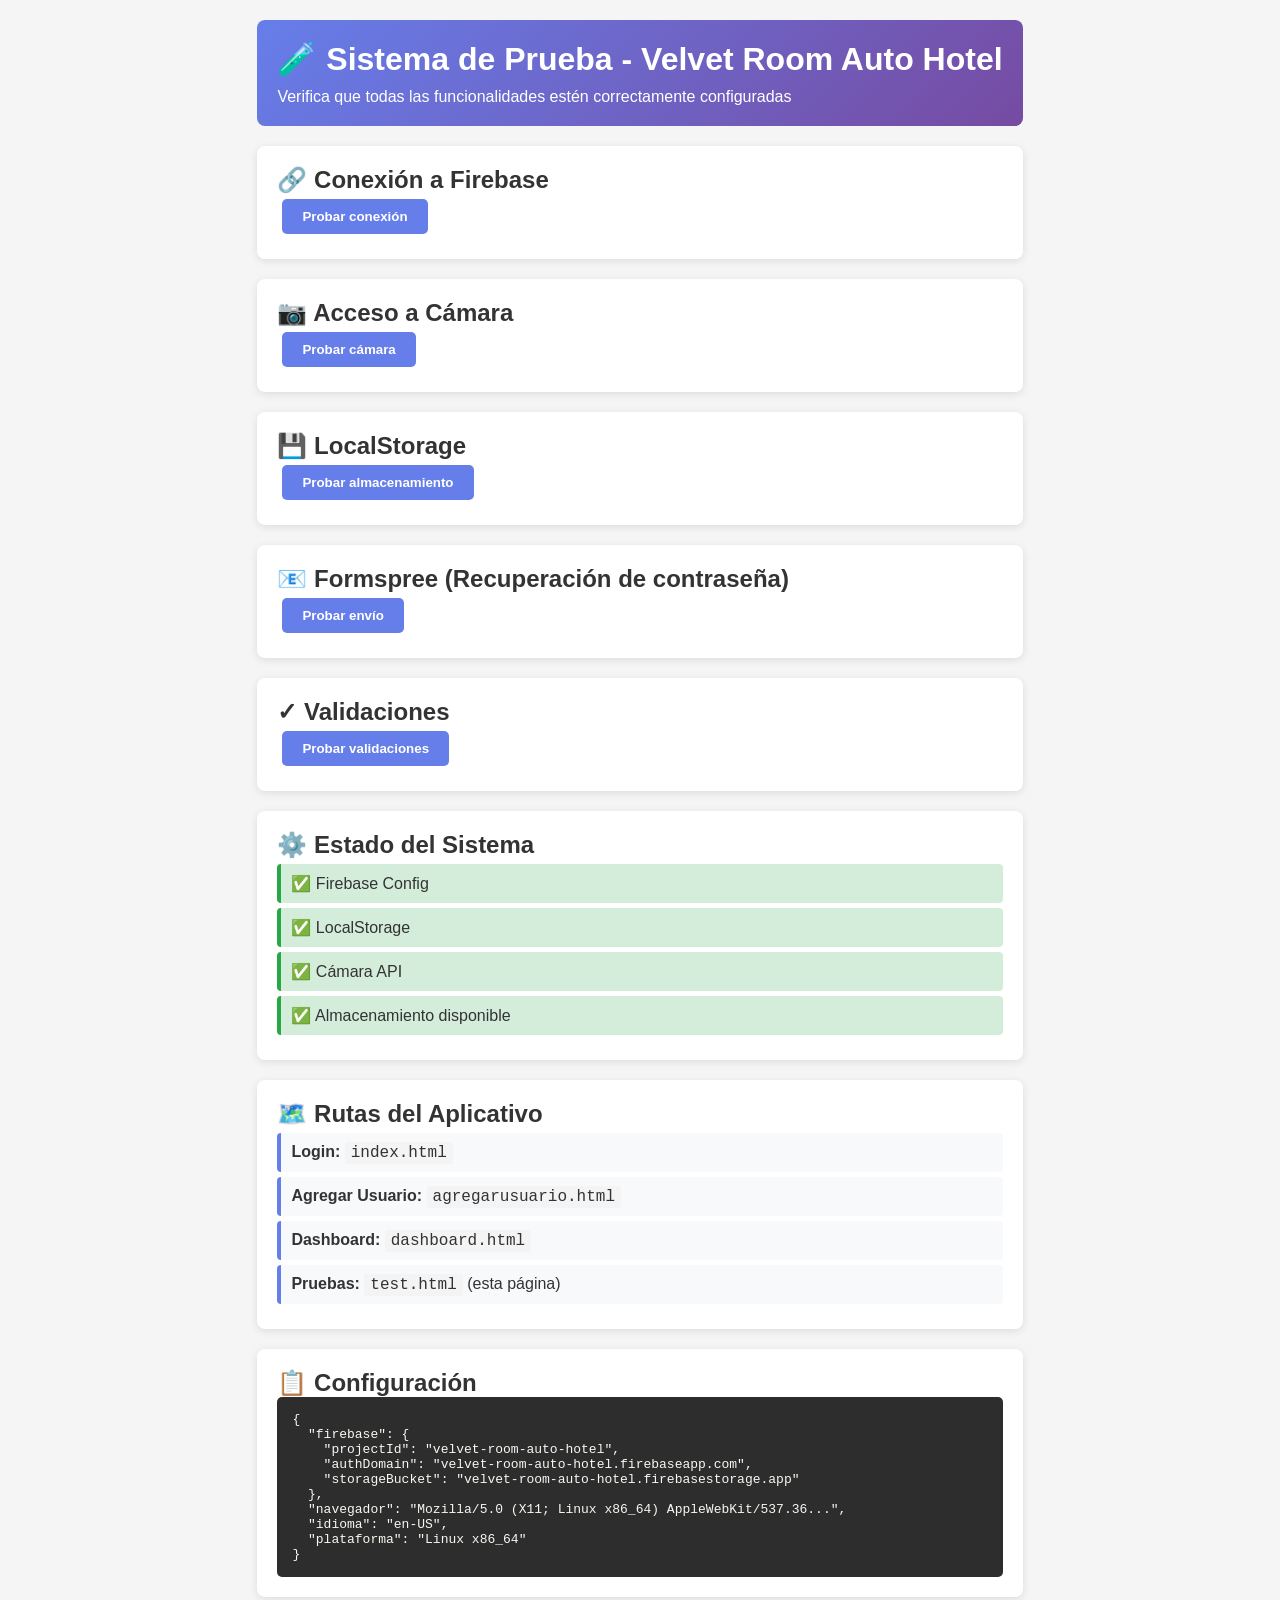
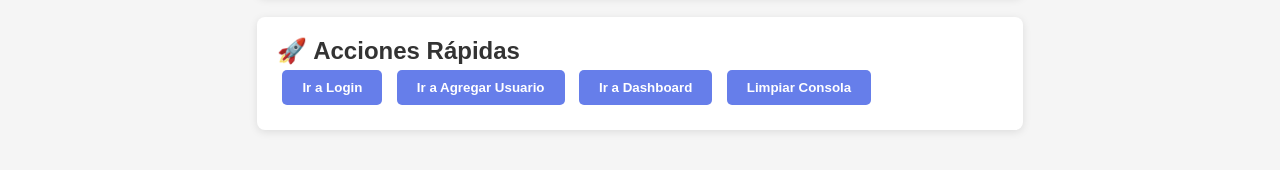
<file: test.html>
<!DOCTYPE html>
<html lang="es">
<head>
  <meta charset="UTF-8">
  <meta name="viewport" content="width=device-width, initial-scale=1.0">
  <title>Sistema de Prueba - Velvet Room Auto Hotel</title>
  <link rel="stylesheet" href="styles.css">
  <style>
    .test-container {
      padding: 20px;
      max-width: 1200px;
      margin: 0 auto;
    }

    .test-card {
      background: white;
      padding: 20px;
      margin: 20px 0;
      border-radius: 8px;
      box-shadow: 0 2px 8px rgba(0, 0, 0, 0.1);
    }

    .test-button {
      padding: 10px 20px;
      margin: 5px;
      background: #667eea;
      color: white;
      border: none;
      border-radius: 5px;
      cursor: pointer;
      font-weight: 600;
      transition: all 0.3s;
    }

    .test-button:hover {
      background: #764ba2;
      transform: translateY(-2px);
    }

    .test-result {
      margin-top: 10px;
      padding: 10px;
      border-radius: 5px;
      display: none;
    }

    .test-result.success {
      display: block;
      background: #d4edda;
      color: #155724;
      border: 1px solid #c3e6cb;
    }

    .test-result.error {
      display: block;
      background: #f8d7da;
      color: #721c24;
      border: 1px solid #f5c6cb;
    }

    .test-list {
      list-style: none;
      padding: 0;
    }

    .test-list li {
      padding: 10px;
      margin: 5px 0;
      background: #f8f9fa;
      border-left: 4px solid #667eea;
      border-radius: 4px;
    }

    .test-list li.pass {
      background: #d4edda;
      border-left-color: #28a745;
    }

    .test-list li.fail {
      background: #f8d7da;
      border-left-color: #dc3545;
    }

    code {
      background: #f4f4f4;
      padding: 2px 6px;
      border-radius: 3px;
      font-family: 'Courier New', monospace;
    }

    pre {
      background: #2d2d2d;
      color: #f8f8f2;
      padding: 15px;
      border-radius: 5px;
      overflow-x: auto;
    }

    .header-test {
      background: linear-gradient(135deg, #667eea 0%, #764ba2 100%);
      color: white;
      padding: 20px;
      border-radius: 8px;
      margin-bottom: 20px;
    }

    .header-test h1 {
      margin: 0 0 10px 0;
    }
  </style>
</head>
<body style="background: #f5f5f5;">
  <div class="test-container">
    <div class="header-test">
      <h1>🧪 Sistema de Prueba - Velvet Room Auto Hotel</h1>
      <p>Verifica que todas las funcionalidades estén correctamente configuradas</p>
    </div>

    <!-- Prueba de conexión a Firebase -->
    <div class="test-card">
      <h2>🔗 Conexión a Firebase</h2>
      <button class="test-button" onclick="probarFirebase()">Probar conexión</button>
      <div id="resultFirebase" class="test-result"></div>
    </div>

    <!-- Prueba de cámara -->
    <div class="test-card">
      <h2>📷 Acceso a Cámara</h2>
      <button class="test-button" onclick="probarCamara()">Probar cámara</button>
      <video id="videoPrueba" style="max-width: 300px; border-radius: 5px; margin-top: 10px; display: none;"></video>
      <button class="test-button" id="detenerCamara" onclick="detenerCamara()" style="display: none;">Detener</button>
      <div id="resultCamara" class="test-result"></div>
    </div>

    <!-- Prueba de almacenamiento local -->
    <div class="test-card">
      <h2>💾 LocalStorage</h2>
      <button class="test-button" onclick="probarLocalStorage()">Probar almacenamiento</button>
      <div id="resultStorage" class="test-result"></div>
    </div>

    <!-- Prueba de Formspree -->
    <div class="test-card">
      <h2>📧 Formspree (Recuperación de contraseña)</h2>
      <button class="test-button" onclick="probarFormspree()">Probar envío</button>
      <div id="resultFormspree" class="test-result"></div>
    </div>

    <!-- Prueba de validaciones -->
    <div class="test-card">
      <h2>✓ Validaciones</h2>
      <button class="test-button" onclick="probarValidaciones()">Probar validaciones</button>
      <div id="resultValidaciones" class="test-result"></div>
    </div>

    <!-- Estado del sistema -->
    <div class="test-card">
      <h2>⚙️ Estado del Sistema</h2>
      <ul class="test-list" id="estadoSistema"></ul>
    </div>

    <!-- Rutas disponibles -->
    <div class="test-card">
      <h2>🗺️ Rutas del Aplicativo</h2>
      <ul class="test-list">
        <li><strong>Login:</strong> <code>index.html</code></li>
        <li><strong>Agregar Usuario:</strong> <code>agregarusuario.html</code></li>
        <li><strong>Dashboard:</strong> <code>dashboard.html</code></li>
        <li><strong>Pruebas:</strong> <code>test.html</code> (esta página)</li>
      </ul>
    </div>

    <!-- Resumen de configuración -->
    <div class="test-card">
      <h2>📋 Configuración</h2>
      <pre id="configResumen"></pre>
    </div>

    <!-- Botones de acción rápida -->
    <div class="test-card">
      <h2>🚀 Acciones Rápidas</h2>
      <button class="test-button" onclick="irALogin()">Ir a Login</button>
      <button class="test-button" onclick="irAgregarUsuario()">Ir a Agregar Usuario</button>
      <button class="test-button" onclick="irADashboard()">Ir a Dashboard</button>
      <button class="test-button" onclick="limpiarConsola()">Limpiar Consola</button>
    </div>
  </div>

  <script type="module">
    import { firebaseConfig } from './config.js';
    import { validarEmail, validarTelefono, validarContraseña } from './utils.js';

    // Prueba de Firebase
    window.probarFirebase = function() {
      const resultado = document.getElementById('resultFirebase');
      try {
        const checks = {
          'API Key': !!firebaseConfig.apiKey,
          'Auth Domain': !!firebaseConfig.authDomain,
          'Project ID': !!firebaseConfig.projectId,
          'Storage Bucket': !!firebaseConfig.storageBucket,
          'Messaging Sender ID': !!firebaseConfig.messagingSenderId,
          'App ID': !!firebaseConfig.appId
        };

        let html = '<strong>Verificando configuración:</strong><ul class="test-list">';
        let todoOk = true;

        for (const [key, value] of Object.entries(checks)) {
          html += `<li class="${value ? 'pass' : 'fail'}">
            ${value ? '✅' : '❌'} ${key}: ${value ? 'Configurado' : 'FALTA'}
          </li>`;
          if (!value) todoOk = false;
        }

        html += '</ul>';
        resultado.innerHTML = html;
        resultado.className = `test-result ${todoOk ? 'success' : 'error'}`;

      } catch (error) {
        resultado.innerHTML = `❌ Error: ${error.message}`;
        resultado.className = 'test-result error';
      }
    };

    // Prueba de cámara
    window.probarCamara = async function() {
      const resultado = document.getElementById('resultCamara');
      try {
        const stream = await navigator.mediaDevices.getUserMedia({ video: true });
        const video = document.getElementById('videoPrueba');
        video.srcObject = stream;
        video.style.display = 'block';
        document.getElementById('detenerCamara').style.display = 'inline-block';

        resultado.innerHTML = '✅ Cámara funcionando correctamente';
        resultado.className = 'test-result success';

        window.cameraStream = stream;
      } catch (error) {
        resultado.innerHTML = `❌ Error: ${error.message}`;
        resultado.className = 'test-result error';
      }
    };

    window.detenerCamara = function() {
      if (window.cameraStream) {
        window.cameraStream.getTracks().forEach(track => track.stop());
        document.getElementById('videoPrueba').style.display = 'none';
        document.getElementById('detenerCamara').style.display = 'none';
      }
    };

    // Prueba de LocalStorage
    window.probarLocalStorage = function() {
      const resultado = document.getElementById('resultStorage');
      try {
        localStorage.setItem('test_key', 'test_value');
        const valor = localStorage.getItem('test_key');
        localStorage.removeItem('test_key');

        if (valor === 'test_value') {
          resultado.innerHTML = '✅ LocalStorage funcionando correctamente';
          resultado.className = 'test-result success';
        } else {
          throw new Error('No se pudo recuperar el valor');
        }
      } catch (error) {
        resultado.innerHTML = `❌ Error: ${error.message}`;
        resultado.className = 'test-result error';
      }
    };

    // Prueba de Formspree
    window.probarFormspree = async function() {
      const resultado = document.getElementById('resultFormspree');
      try {
        const response = await fetch('https://formspree.io/f/mdawakab', {
          method: 'POST',
          headers: { 'Content-Type': 'application/json' },
          body: JSON.stringify({
            nombreCompleto: 'Prueba Sistema',
            correo: 'test@prueba.com',
            telefono: '1234567890',
            asunto: 'Prueba de conexión'
          })
        });

        if (response.ok) {
          resultado.innerHTML = '✅ Formspree conectado correctamente';
          resultado.className = 'test-result success';
        } else {
          throw new Error('Respuesta no válida');
        }
      } catch (error) {
        resultado.innerHTML = `❌ Error: ${error.message}`;
        resultado.className = 'test-result error';
      }
    };

    // Prueba de validaciones
    window.probarValidaciones = function() {
      const resultado = document.getElementById('resultValidaciones');
      
      const tests = [
        { nombre: 'Email válido', fn: () => validarEmail('test@example.com'), expected: true },
        { nombre: 'Email inválido', fn: () => validarEmail('email_invalido'), expected: false },
        { nombre: 'Teléfono válido', fn: () => validarTelefono('+52 5512345678'), expected: true },
        { nombre: 'Teléfono inválido', fn: () => validarTelefono('123'), expected: false },
        { nombre: 'Contraseña válida', fn: () => validarContraseña('abc123'), expected: true },
        { nombre: 'Contraseña muy corta', fn: () => validarContraseña('123'), expected: false }
      ];

      let html = '<ul class="test-list">';
      let todoOk = true;

      tests.forEach(test => {
        const resultado = test.fn();
        const pass = resultado === test.expected;
        html += `<li class="${pass ? 'pass' : 'fail'}">
          ${pass ? '✅' : '❌'} ${test.nombre}
        </li>`;
        if (!pass) todoOk = false;
      });

      html += '</ul>';
      resultado.innerHTML = html;
      resultado.className = `test-result ${todoOk ? 'success' : 'error'}`;
    };

    // Estado del sistema
    window.mostrarEstado = function() {
      const estadoDiv = document.getElementById('estadoSistema');
      const checks = [
        { name: 'Firebase Config', ok: !!firebaseConfig.apiKey },
        { name: 'LocalStorage', ok: typeof Storage !== 'undefined' },
        { name: 'Cámara API', ok: !!navigator.mediaDevices?.getUserMedia },
        { name: 'Almacenamiento disponible', ok: navigator.storage?.persist !== undefined }
      ];

      let html = '';
      checks.forEach(check => {
        html += `<li class="${check.ok ? 'pass' : 'fail'}">
          ${check.ok ? '✅' : '❌'} ${check.name}
        </li>`;
      });

      estadoDiv.innerHTML = html;
    };

    // Mostrar configuración
    window.mostrarConfig = function() {
      const configDiv = document.getElementById('configResumen');
      configDiv.textContent = `{
  "firebase": {
    "projectId": "${firebaseConfig.projectId}",
    "authDomain": "${firebaseConfig.authDomain}",
    "storageBucket": "${firebaseConfig.storageBucket}"
  },
  "navegador": "${navigator.userAgent.substring(0, 50)}...",
  "idioma": "${navigator.language}",
  "plataforma": "${navigator.platform}"
}`;
    };

    // Funciones de navegación
    window.irALogin = () => window.location.href = 'index.html';
    window.irAgregarUsuario = () => window.location.href = 'agregarusuario.html';
    window.irADashboard = () => window.location.href = 'dashboard.html';
    window.limpiarConsola = () => console.clear();

    // Ejecutar al cargar
    mostrarEstado();
    mostrarConfig();
  </script>
</body>
</html>
</file>
<file: styles.css>
* {
  margin: 0;
  padding: 0;
  box-sizing: border-box;
}

body {
  font-family: 'Segoe UI', Tahoma, Geneva, Verdana, sans-serif;
  background: linear-gradient(135deg, #2f070c 0%, #5a1920 100%);
  min-height: 100vh;
  display: flex;
  justify-content: center;
  align-items: center;
  color: #333;
}

.login-page {
  background: linear-gradient(135deg, #070404 0%, #2f070c 55%, #5a1920 100%);
}

.login-container {
  display: flex;
  justify-content: center;
  align-items: center;
  min-height: 100vh;
  padding: 20px;
}

.login-card {
  background: white;
  border-radius: 10px;
  box-shadow: 0 10px 40px rgba(0, 0, 0, 0.3);
  width: 100%;
  max-width: 450px;
  padding: 40px;
}

.hotel-logo {
  text-align: center;
  margin-bottom: 30px;
}

.login-brand-logo {
  display: block;
  width: min(100%, 285px);
  height: auto;
  margin: 0 auto;
  border-radius: 12px;
}

.logo-img {
  max-width: 80px;
  height: auto;
  margin-bottom: 15px;
}

.hotel-logo h1 {
  color: #2f070c;
  font-size: 24px;
  font-weight: 600;
}

.brand-mark {
  width: 58px;
  height: 58px;
  display: grid;
  place-items: center;
  margin: 0 auto 14px;
  border: 1px solid #cba97f;
  border-radius: 50%;
  color: #cba97f;
  font-family: Georgia, serif;
  font-size: 24px;
  letter-spacing: 0.08em;
}

.hotel-logo h1 {
  letter-spacing: 0.14em;
}

.brand-subtitle {
  margin-top: 5px;
  color: #7a3e37;
  font-size: 11px;
  font-weight: 700;
  letter-spacing: 0.28em;
}

.form-section {
  transition: all 0.3s ease;
}

.login-form {
  display: flex;
  flex-direction: column;
  gap: 15px;
}

.form-group {
  display: flex;
  flex-direction: column;
}

.form-group label {
  font-weight: 500;
  margin-bottom: 5px;
  color: #333;
}

.form-group input {
  padding: 12px;
  border: 2px solid #e0e0e0;
  border-radius: 5px;
  font-size: 14px;
  transition: border-color 0.3s;
}

.form-group input:focus {
  outline: none;
  border-color: #cba97f;
}

.btn-login {
  padding: 12px;
  background: linear-gradient(135deg, #7a3e37 0%, #5a1920 100%);
  color: white;
  border: none;
  border-radius: 5px;
  font-size: 16px;
  font-weight: 600;
  cursor: pointer;
  transition: all 0.3s;
  margin-top: 10px;
}

.btn-login:hover {
  transform: translateY(-2px);
  box-shadow: 0 5px 20px rgba(203, 169, 127, 0.35);
}

.login-footer {
  display: flex;
  justify-content: center;
  align-items: center;
  gap: 10px;
  margin-top: 20px;
  font-size: 14px;
}

.link-forgot-password,
.link-register,
.link-back {
  color: #7a3e37;
  text-decoration: none;
  font-weight: 500;
  cursor: pointer;
  transition: color 0.3s;
}

.link-forgot-password:hover,
.link-register:hover,
.link-back:hover {
  color: #5a1920;
  text-decoration: underline;
}

.divider {
  color: #ddd;
}

.form-description {
  color: #666;
  font-size: 13px;
  margin-bottom: 15px;
  text-align: center;
}

.camera-preview {
  margin-top: 20px;
  text-align: center;
}

/* Velvet Room Auto Hotel theme across the management screens */
:root {
  --velvet-cream: #f6f1eb;
  --velvet-sand: #cba97f;
  --velvet-wine: #2f070c;
  --velvet-rosewood: #7a3e37;
  --velvet-burgundy: #5a1920;
  --velvet-brown: #62452b;
  --velvet-black: #070404;
  --velvet-taupe: #9b845f;
  --velvet-rose: #a7475c;
}

.sidebar-logo-img {
  width: 42px;
  height: 42px;
  object-fit: cover;
  border-radius: 10px;
  flex: 0 0 auto;
}

.dashboard-container { background: var(--velvet-cream) !important; }
.sidebar, .usuario-sidebar { background: linear-gradient(180deg, var(--velvet-wine), var(--velvet-black)) !important; }
.sidebar-logo-icon { background: linear-gradient(135deg, var(--velvet-sand), var(--velvet-rose)) !important; color: var(--velvet-wine) !important; }
.sidebar-title, .usuario-sidebar h2 { color: var(--velvet-sand) !important; }
.nav-item.active, .nav-item:hover { background: var(--velvet-rosewood) !important; color: #fff !important; }
.welcome-section { background: linear-gradient(120deg, var(--velvet-wine), var(--velvet-burgundy)) !important; }
.btn-primary, .btn-login, .btn-capture { background: linear-gradient(135deg, var(--velvet-rosewood), var(--velvet-burgundy)) !important; color: #fff !important; }
.btn-secondary { border-color: var(--velvet-sand) !important; }
.quick-action-btn:hover, .quick-action-btn:hover i { color: var(--velvet-rose) !important; }
.usuario-sidebar .nav-item.active { background: var(--velvet-sand) !important; color: var(--velvet-wine) !important; }
.usuario-main { background: var(--velvet-cream) !important; }
.usuario-main label { color: var(--velvet-wine) !important; }
.content-card, .stat-card { border-color: rgba(122, 62, 55, 0.12) !important; }
.content-card h2, .content-card h3, .section-title { color: var(--velvet-wine) !important; }
.stat-icon-gold, .stat-icon-brown, .stat-icon-green { background: rgba(203, 169, 127, 0.16) !important; color: var(--velvet-rosewood) !important; }
.stat-icon-blue { background: rgba(167, 71, 92, 0.12) !important; color: var(--velvet-rose) !important; }
.quick-action-btn { border-color: rgba(203, 169, 127, 0.7) !important; }
.quick-action-btn i, .content-section h2 i { color: var(--velvet-rosewood) !important; }
.btn-capture:hover { background: var(--velvet-rosewood) !important; }
.usuario-sidebar .nav-item:hover { background: rgba(167, 71, 92, 0.3) !important; }
.agregar-usuario-container { background: var(--velvet-cream) !important; }
.main-content [style*="#2f5230"], .main-content [style*="#35462A"],
.agregar-usuario-container [style*="#35462A"] { color: var(--velvet-wine) !important; }
.table thead, .table-header, .modal-header { background: var(--velvet-wine) !important; }
.status-active, .badge-success { color: var(--velvet-rosewood) !important; }
#modalContent [style*="#2f5230"], #modalContent [style*="#35462A"],
.modal-content [style*="#2f5230"], .modal-content [style*="#35462A"],
.usuario-main [style*="#35462A"] { color: var(--velvet-wine) !important; }
#modalContent [style*="#C1A44D"], #modalContent [style*="#966237"],
.modal-content [style*="#C1A44D"], .modal-content [style*="#966237"] { color: var(--velvet-rosewood) !important; }
#modalContent [style*="#27ae60"], #modalContent [style*="#e8f5e9"],
.modal-content [style*="#27ae60"], .modal-content [style*="#e8f5e9"],
.main-content [style*="#27ae60"], .main-content [style*="#e8f5e9"] {
  border-color: var(--velvet-sand) !important;
  background: var(--velvet-cream) !important;
}
.form-group input:focus, input:focus, select:focus, textarea:focus { border-color: var(--velvet-sand) !important; }

#videoLogin {
  width: 100%;
  max-width: 300px;
  border-radius: 5px;
  background: #000;
  margin-bottom: 10px;
}

.btn-capture {
  padding: 10px 20px;
  background: #4CAF50;
  color: white;
  border: none;
  border-radius: 5px;
  cursor: pointer;
  font-weight: 600;
  transition: background 0.3s;
}

.btn-capture:hover {
  background: #45a049;
}

.message-container {
  margin-top: 20px;
  padding: 12px;
  border-radius: 5px;
  display: none;
}

.message-container.error {
  display: block;
  background-color: #ffebee;
  color: #c62828;
  border: 1px solid #ef5350;
}

.message-container.success {
  display: block;
  background-color: #e8f5e9;
  color: #2e7d32;
  border: 1px solid #66bb6a;
}

/* Responsivo para móviles */
@media (max-width: 600px) {
  .login-card {
    padding: 30px 20px;
  }

  .hotel-logo h1 {
    font-size: 20px;
  }

  .form-group input,
  .btn-login {
    font-size: 16px;
  }

  .login-footer {
    flex-direction: column;
    gap: 8px;
  }

  .divider {
    display: none;
  }
}

/* Estilos para Dashboard (SPA) */
.dashboard-container {
  display: flex;
  min-height: 100vh;
  background: #f6f1eb;
}

.sidebar {
  width: 260px;
  background: #070404;
  color: white;
  overflow-y: auto;
  position: fixed;
  height: 100vh;
  display: flex;
  flex-direction: column;
  box-shadow: 4px 0 24px rgba(0,0,0,0.18);
}

.sidebar-brand {
  display: flex;
  align-items: center;
  gap: 12px;
  padding: 22px 20px 18px;
  border-bottom: 1px solid rgba(255,255,255,0.1);
  flex-shrink: 0;
}

.sidebar-logo-icon {
  width: 42px;
  height: 42px;
  background: linear-gradient(135deg, #cba97f, #a7475c);
  border-radius: 11px;
  display: flex;
  align-items: center;
  justify-content: center;
  font-size: 19px;
  color: white;
  flex-shrink: 0;
}

.sidebar-title {
  font-size: 15px;
  font-weight: 700;
  color: #cba97f;
  line-height: 1.2;
}

.sidebar-subtitle {
  font-size: 11px;
  color: rgba(255,255,255,0.4);
  margin-top: 2px;
}

.sidebar-footer {
  padding: 10px 12px 16px;
  border-top: 1px solid rgba(255,255,255,0.08);
  flex-shrink: 0;
}

.nav-menu {
  display: flex;
  flex-direction: column;
  padding: 12px;
  flex: 1;
  gap: 2px;
  overflow-y: auto;
}

.nav-item {
  display: flex;
  align-items: center;
  gap: 10px;
  padding: 11px 14px;
  background: transparent;
  border-radius: 9px;
  cursor: pointer;
  transition: all 0.2s ease;
  border: none;
  color: rgba(255, 255, 255, 0.65);
  text-align: left;
  font-size: 13.5px;
  font-weight: 500;
  text-decoration: none;
  width: 100%;
}

.nav-item i {
  width: 18px;
  font-size: 14px;
  text-align: center;
  flex-shrink: 0;
  opacity: 0.8;
}

.nav-item:hover {
  background: rgba(167, 71, 92, 0.22);
  color: #cba97f;
}

.nav-item:hover i {
  opacity: 1;
}

.nav-item.active {
  background: #a7475c;
  color: #fff;
  font-weight: 700;
}

.nav-item.active i {
  opacity: 1;
}

.nav-item.btn-logout {
  color: rgba(255,255,255,0.55);
  background: transparent;
}

.nav-item.btn-logout:hover {
  background: rgba(231, 76, 60, 0.18);
  color: #ff7b7b;
}

.main-content {
  margin-left: 260px;
  padding: 28px;
  flex: 1;
  overflow-y: auto;
}

.content-section {
  display: none;
  animation: fadeIn 0.3s ease-in;
}

.content-section.active {
  display: block;
}

@keyframes fadeIn {
  from {
    opacity: 0;
  }
  to {
    opacity: 1;
  }
}

.content-card {
  background: white;
  border-radius: 14px;
  padding: 24px;
  box-shadow: 0 2px 14px rgba(0, 0, 0, 0.07);
  margin-bottom: 22px;
  border: 1px solid rgba(0,0,0,0.05);
}

.content-card h2 {
  margin-bottom: 18px;
  color: #1f2937;
  font-size: 17px;
  font-weight: 700;
  display: flex;
  align-items: center;
  gap: 10px;
}

/* Tabla de usuarios */
.users-table {
  width: 100%;
  border-collapse: collapse;
  margin-top: 15px;
}

.users-table thead {
  background: #ecf0f1;
}

.users-table th,
.users-table td {
  padding: 12px;
  text-align: left;
  border-bottom: 1px solid #ddd;
}

.users-table tbody tr:hover {
  background: #f8f9fa;
}

.btn-action {
  padding: 8px 12px;
  margin: 2px;
  border: none;
  border-radius: 4px;
  cursor: pointer;
  font-size: 12px;
  font-weight: 600;
  transition: all 0.3s;
}

.btn-edit {
  background: #3498db;
  color: white;
}

.btn-edit:hover {
  background: #2980b9;
}

.btn-delete {
  background: #e74c3c;
  color: white;
}

.btn-delete:hover {
  background: #c0392b;
}

.btn-view {
  background: #95a5a6;
  color: white;
}

.btn-view:hover {
  background: #7f8c8d;
}

/* Modal */
.modal {
  display: none;
  position: fixed;
  z-index: 1000;
  inset: 0;
  background-color: rgba(0, 0, 0, 0.5);
  align-items: center;
  justify-content: center;
  padding: 20px;
  animation: fadeIn 0.3s ease-in;
}

.modal.active {
  display: flex;
}

@keyframes fadeIn {
  from { opacity: 0; }
  to { opacity: 1; }
}

@keyframes slideUp {
  from {
    transform: translateY(30px);
    opacity: 0;
  }
  to {
    transform: translateY(0);
    opacity: 1;
  }
}

#modalContent {
  background-color: #ffffff;
  border-radius: 16px;
  width: 100%;
  max-width: 600px;
  box-shadow: 0 20px 60px rgba(0, 0, 0, 0.3);
  overflow: hidden;
  display: flex;
  flex-direction: column;
  animation: slideUp 0.3s ease-out;
  max-height: 85vh;
}

.modal-content {
  background-color: #ffffff;
  border-radius: 16px;
  width: 100%;
  max-width: 720px;
  box-shadow: 0 20px 60px rgba(0, 0, 0, 0.35);
  overflow: hidden;
  display: flex;
  flex-direction: column;
}

.modal-header {
  padding: 24px;
  background: linear-gradient(135deg, #2f070c 0%, #5a1920 100%);
  color: #fff;
  display: flex;
  align-items: center;
  justify-content: space-between;
  box-shadow: 0 2px 8px rgba(47, 82, 48, 0.15);
}

.modal-header h2 {
  margin: 0;
  font-size: 20px;
  font-weight: 700;
  letter-spacing: 0.5px;
}

.modal-body {
  padding: 24px;
  max-height: 70vh;
  overflow-y: auto;
  flex: 1;
}

.modal-form {
  display: grid;
  grid-template-columns: 1fr 1fr;
  gap: 16px;
}

.modal-form > div {
  display: flex;
  flex-direction: column;
}

.modal-form label {
  display: block;
  font-weight: 600;
  color: #2c3e50;
  margin-bottom: 8px;
  font-size: 14px;
}

.modal-form input,
.modal-form select,
.modal-form textarea {
  width: 100%;
  padding: 12px;
  border-radius: 8px;
  border: 1px solid #e0e6e9;
  background: #fff;
  font-size: 14px;
  font-family: inherit;
  transition: all 0.3s ease;
}

.modal-form input:focus,
.modal-form select:focus,
.modal-form textarea:focus {
  outline: none;
  border-color: #cba97f;
  box-shadow: 0 0 0 3px rgba(203, 169, 127, 0.2);
}

.modal-form input::placeholder {
  color: #9ca3af;
}

.modal-form textarea {
  grid-column: 1 / -1;
  min-height: 84px;
}

.venta-productos-buscar {
  width: 100%;
  padding: 12px;
  border-radius: 8px;
  border: 1px solid #d1d5db;
  background: #fff;
  font-size: 14px;
}

.venta-productos-list {
  display: grid;
  gap: 10px;
  max-height: 280px;
  overflow-y: auto;
  padding-right: 4px;
}

.venta-producto-card {
  display: flex;
  align-items: center;
  justify-content: space-between;
  padding: 14px 16px;
  border-radius: 12px;
  border: 1px solid #e5e7eb;
  background: #f8fafb;
  gap: 12px;
}

.venta-selected-table {
  width: 100%;
  border-collapse: collapse;
  font-size: 14px;
}

.venta-selected-table th,
.venta-selected-table td {
  padding: 10px 8px;
  border-bottom: 1px solid #e5e7eb;
  text-align: left;
  vertical-align: middle;
}

.venta-selected-table th {
  font-weight: 700;
  color: #374151;
}

.venta-selected-table td:last-child {
  text-align: center;
}

.modal-actions {
  display: flex;
  justify-content: flex-end;
  gap: 12px;
  padding: 20px 24px;
  background: #f9fafb;
  border-top: 1px solid #e5e7eb;
}

.btn-primary {
  background: linear-gradient(135deg, #7a3e37 0%, #5a1920 100%);
  color: white;
  padding: 11px 24px;
  border-radius: 8px;
  border: none;
  font-weight: 600;
  font-size: 14px;
  cursor: pointer;
  transition: all 0.3s ease;
  box-shadow: 0 2px 8px rgba(90, 25, 32, 0.2);
  letter-spacing: 0.3px;
}

.btn-primary:hover {
  transform: translateY(-2px);
  box-shadow: 0 4px 12px rgba(90, 25, 32, 0.3);
}

.btn-primary:active {
  transform: translateY(0);
}

.btn-secondary {
  background: #f0f1f3;
  color: #2c3e50;
  padding: 11px 24px;
  border-radius: 8px;
  border: 1px solid #d0d7de;
  font-weight: 600;
  font-size: 14px;
  cursor: pointer;
  transition: all 0.3s ease;
}

.btn-secondary:hover {
  background: #e5e7eb;
  border-color: #b0bfcc;
}

.close-modal {
  background: rgba(255, 255, 255, 0.2);
  border: none;
  color: #ffffff;
  font-size: 28px;
  cursor: pointer;
  width: 36px;
  height: 36px;
  border-radius: 50%;
  display: flex;
  align-items: center;
  justify-content: center;
  transition: all 0.3s ease;
}

.close-modal:hover {
  background: rgba(255, 255, 255, 0.3);
  transform: rotate(90deg);
}

@media (max-width: 768px) {
  .sidebar {
    width: 100%;
    height: auto;
    position: relative;
  }

  .main-content {
    margin-left: 0;
  }

  .nav-menu {
    flex-direction: row;
    gap: 5px;
    overflow-x: auto;
  }

  .nav-item {
    flex: 1;
    min-width: 100px;
    padding: 10px 8px;
    font-size: 12px;
  }

  .modal-content {
    margin: 0 auto;
    width: 96%;
    max-width: 640px;
  }

  .modal-form {
    grid-template-columns: 1fr;
  }
}
</file>
